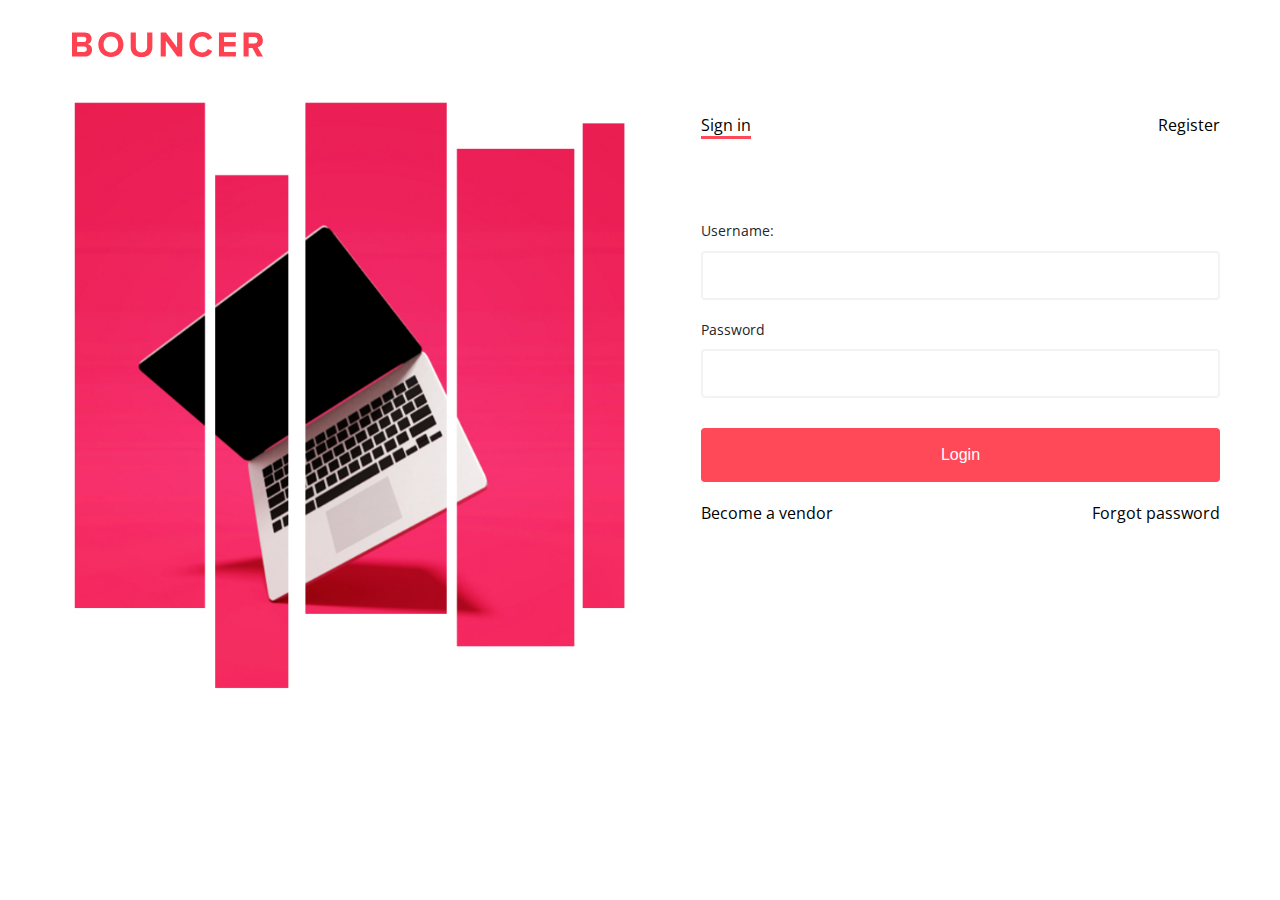
<file: index.html>
<!DOCTYPE html>
<html lang="en">
<head>
    <meta charset="UTF-8">
    <meta http-equiv="X-UA-Compatible" content="IE=edge">
    <meta name="viewport" content="width=device-width, initial-scale=1.0">
    <title>Bouncer App</title>
    <link rel="stylesheet" href="css/style.css">
    <link rel="stylesheet" href="https://cdnjs.cloudflare.com/ajax/libs/font-awesome/6.0.0-beta2/css/all.min.css" integrity="sha512-YWzhKL2whUzgiheMoBFwW8CKV4qpHQAEuvilg9FAn5VJUDwKZZxkJNuGM4XkWuk94WCrrwslk8yWNGmY1EduTA==" crossorigin="anonymous" referrerpolicy="no-referrer" />
    
</head>
<body>
    <section>
        <header>
            <div class="logo">
                
                <img src="./img/logo_alcxme.svg" alt="">
            </div>
        </header>
    </section>

    <section>
        <div class="main">
            <div class="image-two">
                <img src="./img/jonh_sv_vrsxva.svg" alt="">
            </div>
            <div class='sub-main'>
                <div class="heading">
                   <div>
                        <a class="sign-in" href="/">Sign in</a>
                        <p class="sign-in-line"></p>
                  </div>
                   <div class="register"><a href="/register.html">Register</a></div>
                </div>
                <div class="username">
                    <label for="text" required>Username:</label><br>
                    <input type="text"> <br>
                </div>
                <div class="password">
                    <div class="password-eye"><label for="password">Password</label> <a href=""><i class="fas fa-eye-slash"></i></a></div>
                    <input type="password" required> <br>
                </div>
                <input type="submit" value="Login">
                <div class="bottom">
                    <div>
                         <a class="vendor" href="/vendor.html">Become a vendor</a>
                   </div>
                    <div class="forgot-password"><a href="/forgot-password.html">Forgot password</a></div>
                 </div>
            </div>
        </div>
    </section>
</body>
</html>
</file>
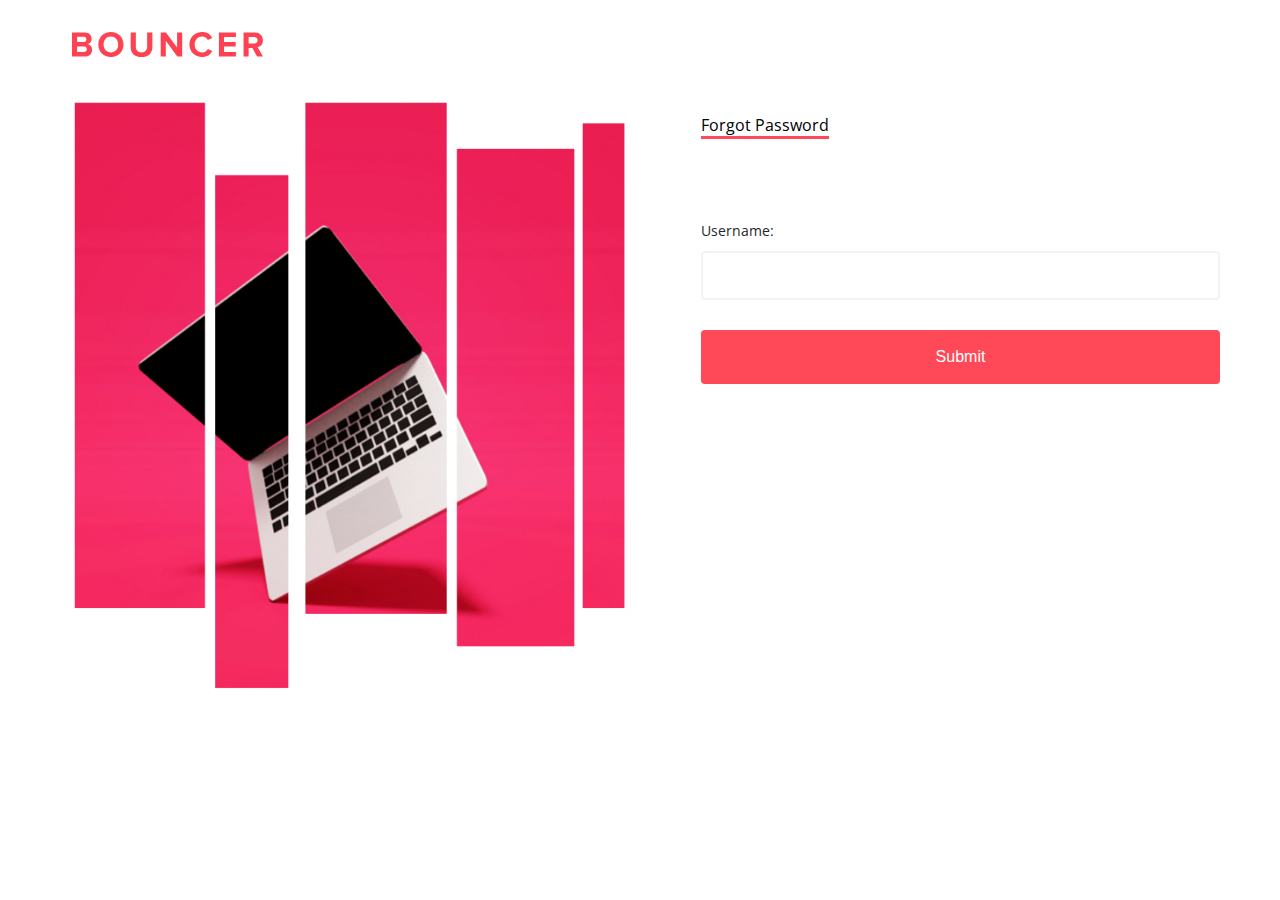
<file: forgot-password.html>
<!DOCTYPE html>
<html lang="en">
<head>
    <meta charset="UTF-8">
    <meta http-equiv="X-UA-Compatible" content="IE=edge">
    <meta name="viewport" content="width=device-width, initial-scale=1.0">
    <title>Register</title>
    <link rel="stylesheet" href="css/style.css">
    <link rel="stylesheet" href="css/utilities.css">
    
</head>
<body>
    <section>
        <header>
            <div class="logo">
                
                <img src="./img/logo_alcxme.svg" alt="">
            </div>
        </header>
    </section>

    <section>
        <div class="main">
            <div class="image-two">
                <img src="./img/jonh_sv_vrsxva.svg" alt="">
            </div>
            <div class='sub-main'>
                <div class="heading">
                   <div>
                        <a class="sign-in" href="/forgot-password.html">Forgot Password</a>
                        <p class="password-in-line"></p>
                  </div>
                </div>
                <div class="username">
                    <label for="text" required>Username:</label><br>
                    <input type="text"> <br>
                </div>
               
                <input type="submit" value="Submit">
            </div>
        </div>
    </section>
</body>
</html>
</file>
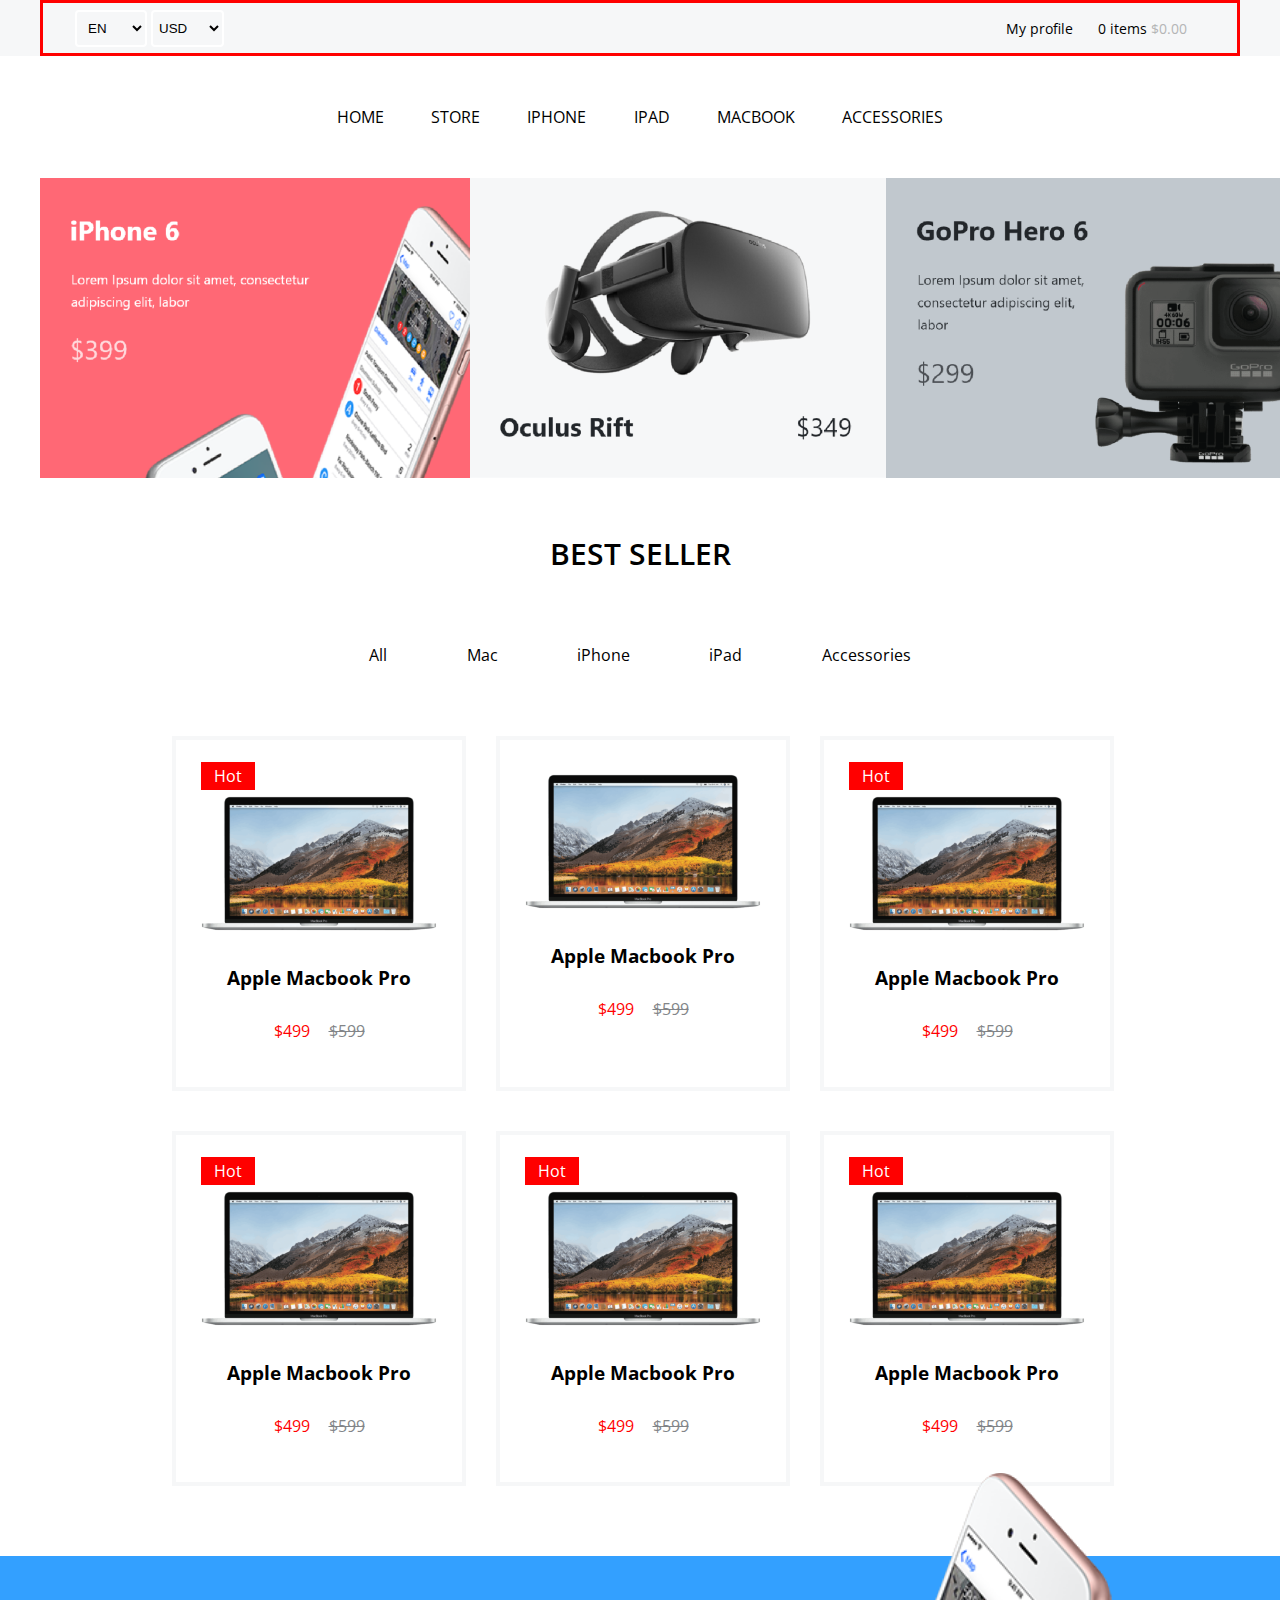
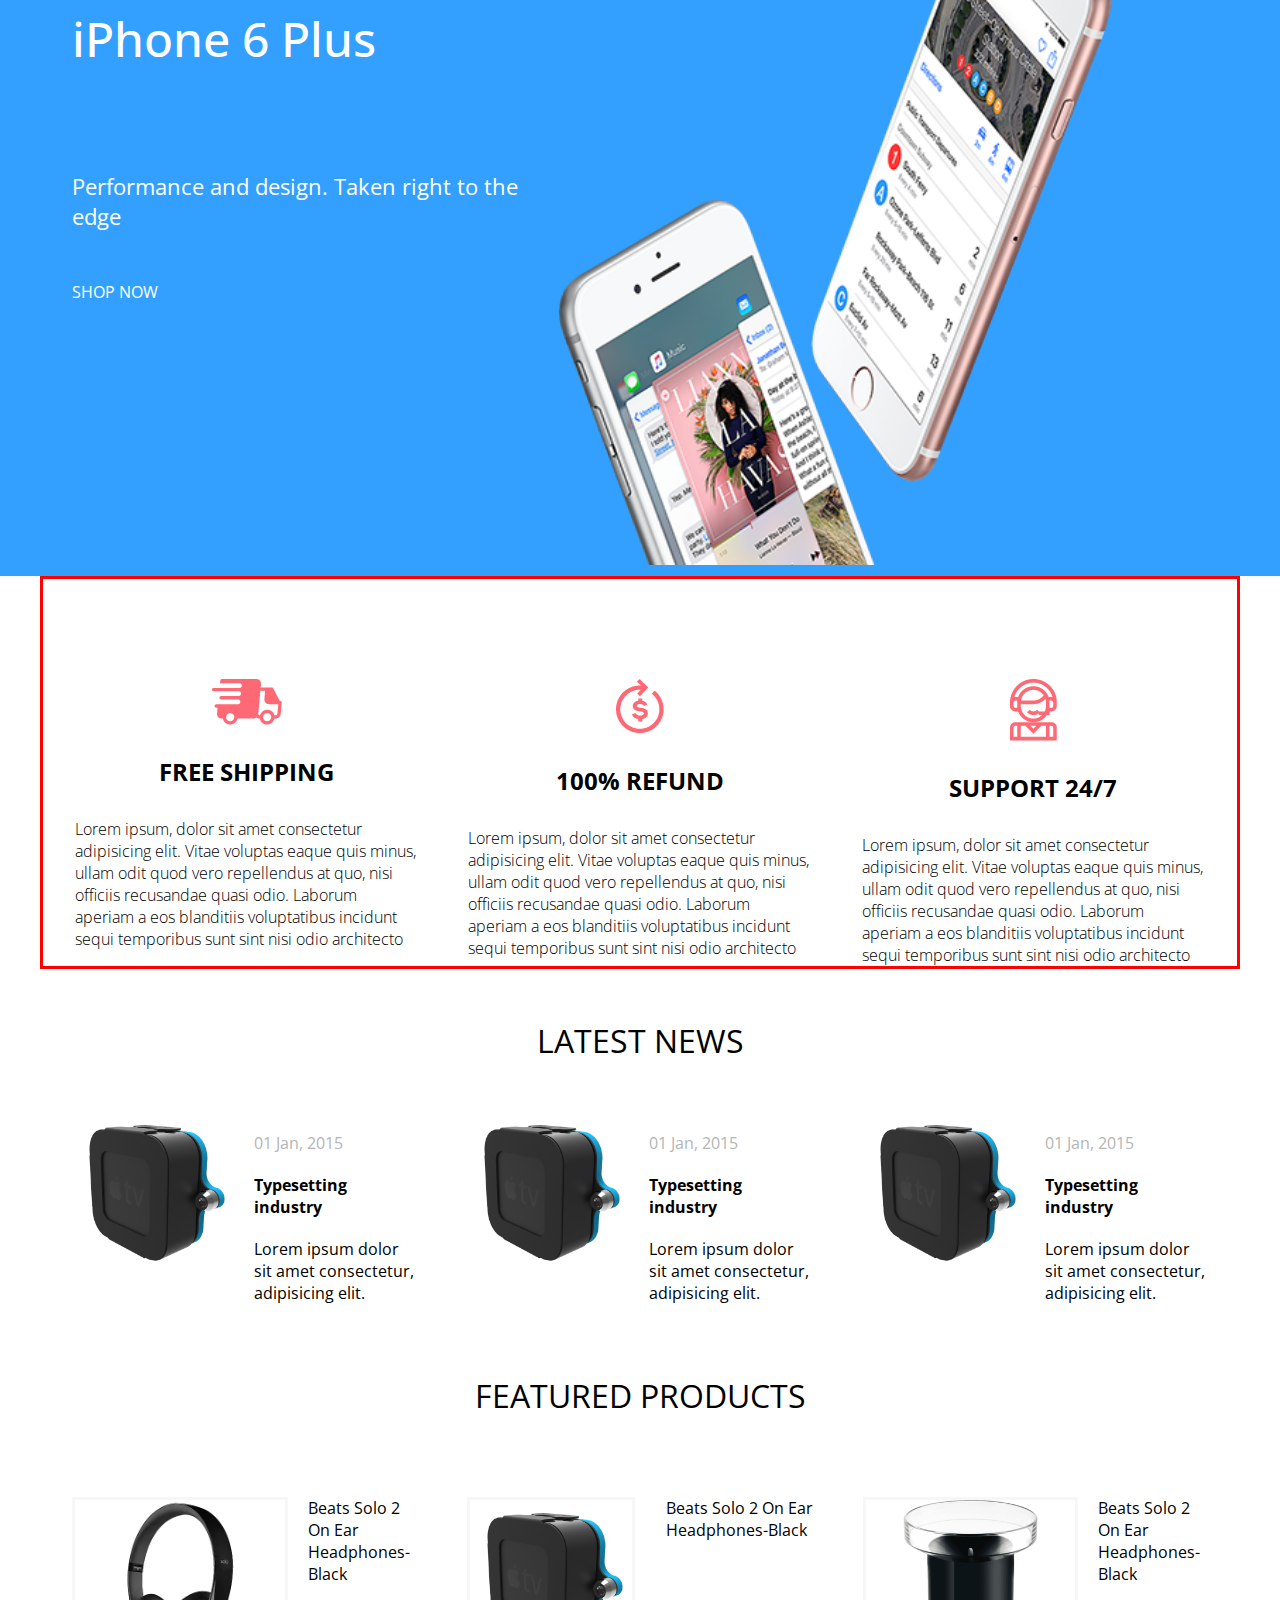
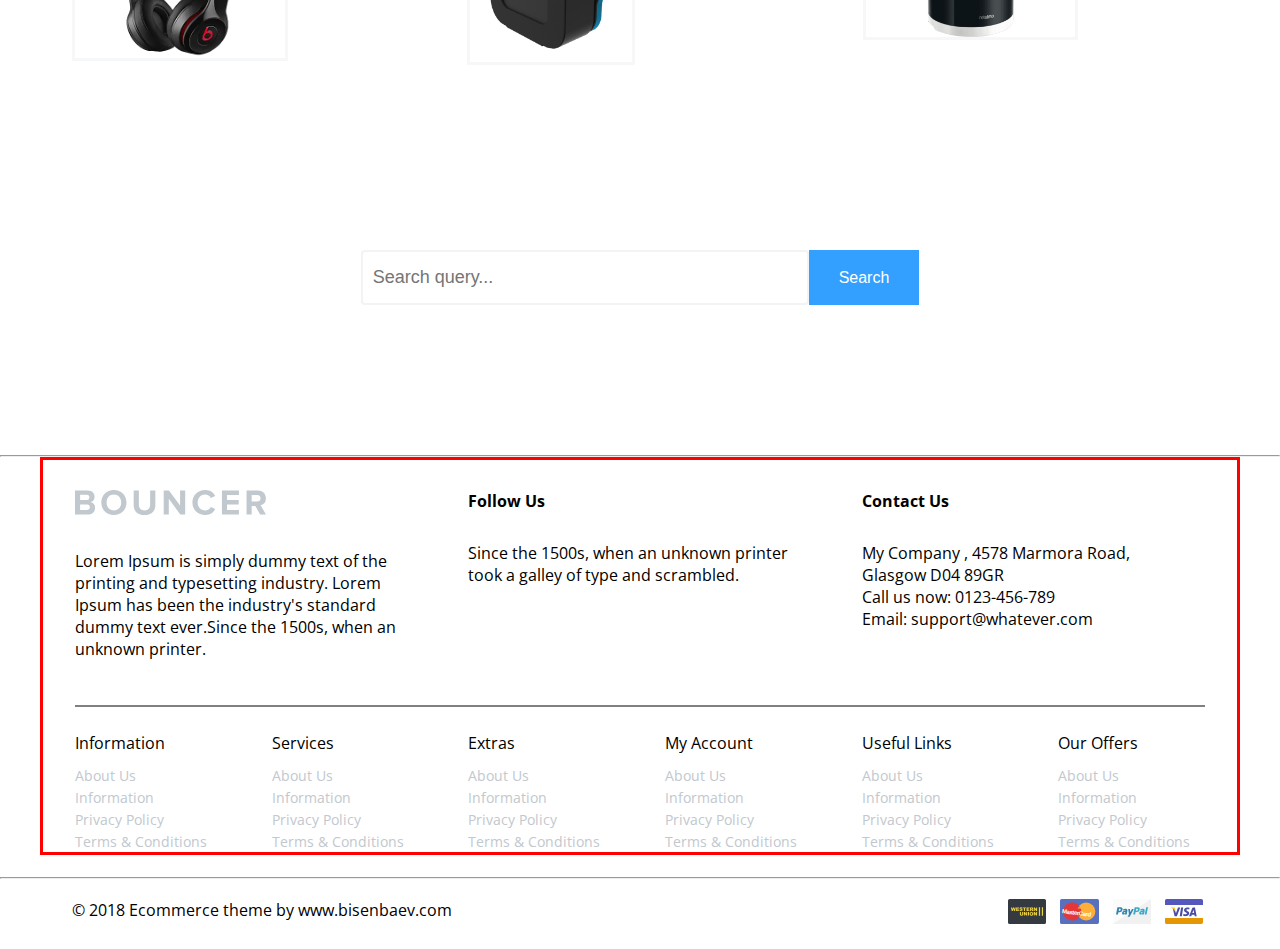
<file: home.html>
<!DOCTYPE html>
<html lang="en">
<head>
    <meta charset="UTF-8">
    <meta http-equiv="X-UA-Compatible" content="IE=edge">
    <meta name="viewport" content="width=device-width, initial-scale=1.0">
    <title>Bouncer App</title>
    <link rel="stylesheet" href="css/main.css">
    <link rel="stylesheet" href="https://cdnjs.cloudflare.com/ajax/libs/font-awesome/6.0.0-beta2/css/all.min.css" integrity="sha512-YWzhKL2whUzgiheMoBFwW8CKV4qpHQAEuvilg9FAn5VJUDwKZZxkJNuGM4XkWuk94WCrrwslk8yWNGmY1EduTA==" crossorigin="anonymous" referrerpolicy="no-referrer" />
    
</head>
<body>
    <!-- Top session -->
    <section class="top-header">
        <header class="container">
            <div class="top-nav">
                <div class="lang-select">
                    <select name="Select" id="select">
                        <optgroup label="Select">
                            <option value="">EN</option>
                            <option value="">YR</option>
                            <option value="">FR</option>
                            <option value="">IG</option>
                        </optgroup>
                    </select>
                    <select class="usd" name="" id="select">
                        <optgroup label="Select">
                            <option value="">USD</option>
                            <option value="">NGN</option>
                            <option value="">YEN</option>
                        </optgroup>
                    </select>
                </div>
                <div class="profile-item">
                    <div class="profile-section">
                        <i class="fas fa-user-alt"></i>
                        <span ><a href="" class="user-profile">My profile</a></span>
                        <span class="basket-shopping"><i class="fas fa-shopping-basket"></i></span>0 items
                        <span class="amount-cart">$0.00</span>
                        <span class="search"><i class="fas fa-search"></i></span>
                    </div>
                </div>
            </div>
        </header>
    </section>



    <!-- End of Top session -->

    <!-- <section class="nav-header">
        <div class="nav-image">
            <img src="img/logo_alcxme.svg" alt="">
        </div>
        <nav class="nav-bar">
           <ul>
               <li><a href="#">HOME</a></li>
               <li><a href="#">STORE</a></li>
               <li><a href="#">IPHONE</a></li>
               <li><a href="#">IPAD</a></li>
               <li><a href="#">MACBOOK</a></li>
               <li><a href="#">ACCESSORIES</a></li>
           </ul>
        </nav>
    </section> -->
    
    <section>
        <nav>
            <div>
                <a href="#">HOME</a>
                <div class="right-menu">
                    <a href="#">STORE</a>
                    <div class="dropdown-menu">
                        <div>
                            <div class="stage-one">
                                <h4>Category</h4>
                                <a href="#">AirPort & Wireless</a> <br>
                                <a href="#">AppleCare</a> <br>
                                <a href="#">Bags, Shells & Sleeves</a> <br>
                                <a href="#">Business & Security</a> <br>
                                <a href="#">Cables & Docks</a>
                            </div>
                            <div class="stage-two">
                                <h4>Category</h4>
                                <a href="#">Camera & Video</a><br>
                                <a href="#">Car & Travel</a> <br>
                                <a href="#">Cases & Films</a>
                            </div>
                            <div class="stage-three">
                                <h4>Category</h4>
                                <a href="#">Charging Devices</a> <br>
                                <a href="#">Connected Home</a> <br>
                                <a href="#">Device Care</a> <br>
                                <a href="#">Display & Graphic</a> <br>
                                <a href="#">Fitness & Sport</a>
                            </div>
                            <div class="stage-four"><h4>Category</h4>
                                <a href="#">Headphones</a> <br>
                                <a href="#">HealhKit</a></div>
                            <div class="stage-five">
                                <h4>Category</h4>
                                <a href="#">Mics & Keyboards</a> <br>
                                <a href="#">Music Creation</a> <br>
                                <a href="#">Networking & Server</a>
                            </div>
                        </div>
                    </div>
                </div>
                
                <a href="#">IPHONE</a>
                <a href="#">IPAD</a>
                <a href="#">MACBOOK</a>
                <a href="#">ACCESSORIES</a>
              
            </div>
        </nav> 
    </section>

    <section>
        <div class="container-hero">
           <div class="hero-category">
                <div>
                    <img src="iphone_ad 1 (1).png" alt="">
                </div>
                <div>
                    <img src="oculus_rift_ad_nrpsc2 1 (1).png" alt="">
                </div>
                <div>
                    <img src="go_pro_ad_fumlul 1 (1).png" alt="">
                </div>
           </div>
        </div>
    </section>

    <section>
        <div class="best-seller">
            <p>BEST SELLER</p>
        </div>
            <nav class="menu-bar">
               <ul>
                   <li><a href="#">All</a></li>
                   <li><a href="#">Mac</a></li>
                   <li><a href="#">iPhone</a></li>
                   <li><a href="#">iPad</a></li>
                   <li><a href="#">Accessories</a></li>
               </ul>
            </nav>
    </section>
    
    <section >
        <div class="container-card">
            <div class="card-sales">
                <div class="laptop-card">
                    <span class="hot-sale">Hot</span>
                    <div>
                        <img src="img/lp.c11683f6.png" alt="">
                        <h3>Apple Macbook Pro</h3>
                    </div>
                    <div class="star-rating">
                        <i class="fas fa-star"></i>
                        <i class="fas fa-star"></i>
                        <i class="fas fa-star"></i>
                        <i class="fas fa-star"></i>
                        <i class="fas fa-star"></i>
                        <i class="fas fa-star"></i>
                    </div>
                    <p><span class="actual-price">$499</span> <span class="price-tag">$599</span></p>
                </div>
                <div class="laptop-card">
                    <!-- <span class="hot-sale">Hot</span> -->
                    <div>
                        <img src="img/lp.c11683f6.png" alt="">
                        <h3>Apple Macbook Pro</h3>
                    </div>
                    <div class="star-rating">
                        <i class="fas fa-star"></i>
                        <i class="fas fa-star"></i>
                        <i class="fas fa-star"></i>
                        <i class="fas fa-star"></i>
                        <i class="fas fa-star"></i>
                        <i class="fas fa-star"></i>
                    </div>
                    <p><span class="actual-price">$499</span> <span class="price-tag">$599</span></p>
                </div>
                <div class="laptop-card">
                    <span class="hot-sale">Hot</span>
                    <div>
                        <img src="img/lp.c11683f6.png" alt="">
                        <h3>Apple Macbook Pro</h3>
                    </div>
                    <div class="star-rating">
                        <i class="fas fa-star"></i>
                        <i class="fas fa-star"></i>
                        <i class="fas fa-star"></i>
                        <i class="fas fa-star"></i>
                        <i class="fas fa-star"></i>
                        <i class="fas fa-star"></i>
                    </div>
                    <p><span class="actual-price">$499</span> <span class="price-tag">$599</span></p>
                </div>
                <div class="laptop-card">
                    <span class="hot-sale">Hot</span>
                    <div>
                        <img src="img/lp.c11683f6.png" alt="">
                        <h3>Apple Macbook Pro</h3>
                    </div>
                    <div class="star-rating">
                        <i class="fas fa-star"></i>
                        <i class="fas fa-star"></i>
                        <i class="fas fa-star"></i>
                        <i class="fas fa-star"></i>
                        <i class="fas fa-star"></i>
                        <i class="fas fa-star"></i>
                    </div>
                    <p><span class="actual-price">$499</span> <span class="price-tag">$599</span></p>
                </div>
                <div class="laptop-card">
                    <span class="hot-sale">Hot</span>
                    <div>
                        <img src="img/lp.c11683f6.png" alt="">
                        <h3>Apple Macbook Pro</h3>
                    </div>
                    <div class="star-rating">
                        <i class="fas fa-star"></i>
                        <i class="fas fa-star"></i>
                        <i class="fas fa-star"></i>
                        <i class="fas fa-star"></i>
                        <i class="fas fa-star"></i>
                        <i class="fas fa-star"></i>
                    </div>
                    <p><span class="actual-price">$499</span> <span class="price-tag">$599</span></p>
                </div>
                <div class="laptop-card">
                    <span class="hot-sale">Hot</span>
                    <div>
                        <img src="img/lp.c11683f6.png" alt="">
                        <h3>Apple Macbook Pro</h3>
                    </div>
                    <div class="star-rating">
                        <i class="fas fa-star"></i>
                        <i class="fas fa-star"></i>
                        <i class="fas fa-star"></i>
                        <i class="fas fa-star"></i>
                        <i class="fas fa-star"></i>
                        <i class="fas fa-star"></i>
                    </div>
                    <p><span class="actual-price">$499</span> <span class="price-tag">$599</span></p>
                </div>
            </div>
        </div>
    </section>

    <section class="backdrop-image"> 
        <div class="iphone-plus">
            <div>
                <h1>iPhone 6 Plus</h1>
                <p>Performance and design. Taken right to the edge</p>
                <a href="#">SHOP NOW</a>
            </div>
            <div class="iphone-display">
                <img src="img/pic.35f166b7.png" alt="">
            </div>
        </div>
    </section>

    <section>
        <div class="container">
            <div class="delivery">
                <div>
                    <div class="delivery-icon">
                        <img src="img/download (1).png" alt="">
                    </div>
                    <h1>FREE SHIPPING</h1>
                    <P>
                        Lorem ipsum, dolor sit amet consectetur adipisicing elit. Vitae voluptas eaque quis minus,
                        ullam odit quod vero repellendus at quo, nisi officiis recusandae quasi odio. Laborum aperiam
                        a eos blanditiis voluptatibus incidunt sequi temporibus sunt sint nisi odio architecto 
                       
                    </P>
                </div>
                <div>
                    <div class="delivery-icon">
                        <img src="img/download (2).png" alt="">
                    </div>
                    <h1>100% REFUND</h1>
                    <P>
                        Lorem ipsum, dolor sit amet consectetur adipisicing elit. Vitae voluptas eaque quis minus,
                        ullam odit quod vero repellendus at quo, nisi officiis recusandae quasi odio. Laborum aperiam
                        a eos blanditiis voluptatibus incidunt sequi temporibus sunt sint nisi odio architecto 
                       
                    </P>
                </div>
                <div>
                    <div class="delivery-icon">
                        <img src="img/download.png" alt="">
                    </div>
                    <h1>SUPPORT 24/7</h1>
                    <P>
                        Lorem ipsum, dolor sit amet consectetur adipisicing elit. Vitae voluptas eaque quis minus,
                        ullam odit quod vero repellendus at quo, nisi officiis recusandae quasi odio. Laborum aperiam
                        a eos blanditiis voluptatibus incidunt sequi temporibus sunt sint nisi odio architecto 
                      
                    </P>
                </div>
            </div>
        </div>
    </section>

    <section>
        <div class="container-new">
            <p>LATEST NEWS</p>
            <div class="latest-news">
                
                    <div class="news-box">
                          <div class="image-new">
                              <img src="img/feature2.fa7b3d70.png" alt="">
                          </div>
                        <div class="news-text">
                            <p class="news-date">01 Jan, 2015</p>
                            <h4>Typesetting <br> industry</h4>
                            <p>Lorem ipsum dolor sit amet consectetur, 
                                adipisicing elit. 
                            </p>
                        </div>
                    </div>
                    <div class="news-box">
                        <div class="image-new"> 
                            <img src="img/feature2.fa7b3d70.png" alt="">
                        </div>
                        <div>
                            <p class="news-date">01 Jan, 2015</p>
                            <h4>Typesetting <br> industry</h4>
                            <p>Lorem ipsum dolor sit amet consectetur, 
                                adipisicing elit.
                            </p>
                        </div>
                    </div>
                    <div class="news-box">
                        <div class="image-new">
                            <img src="img/feature2.fa7b3d70.png" alt="">
                        </div>
                        <div>
                            <p class="news-date">01 Jan, 2015</p>
                            <h4>Typesetting <br> industry</h4>
                            <p>Lorem ipsum dolor sit amet consectetur, 
                                adipisicing elit. 
                            </p>
                        </div>
                    </div>
                
            </div>
        </div>
    </section>

    <section>
        <div class="container-new">
            <h1>FEATURED PRODUCTS</h1>
            <div class="featured-products">
                <div class="featured-sub">
                    <div>
                        <img src="img/feature1.ce5ad103.png" alt="">
                    </div>
                    <div>
                        <p>Beats Solo 2 On Ear <br>
                            Headphones-Black
                        </p>
                        <div class="star-rating">
                            <i class="fas fa-star"></i>
                            <i class="fas fa-star"></i>
                            <i class="fas fa-star"></i>
                            <i class="fas fa-star"></i>
                            <i class="fas fa-star"></i>
                            <i class="fas fa-star"></i>
                        </div>
                    </div>
                </div>
                <div class="featured-sub">
                    <div>
                        <img src="img/feature2.fa7b3d70.png" alt="">
                    </div>
                    <div>
                        <p>Beats Solo 2 On Ear <br>
                            Headphones-Black
                        </p>
                        <div class="star-rating">
                            <i class="fas fa-star"></i>
                            <i class="fas fa-star"></i>
                            <i class="fas fa-star"></i>
                            <i class="fas fa-star"></i>
                            <i class="fas fa-star"></i>
                            <i class="fas fa-star"></i>
                        </div>
                    </div>
                </div>
                <div class="featured-sub">
                    <div>
                        <img src="img/item3_sjz14g.png" alt="">
                    </div>
                    <div>
                        <p>Beats Solo 2 On Ear <br>
                            Headphones-Black
                        </p>
                        <div class="star-rating">
                            <i class="fas fa-star"></i>
                            <i class="fas fa-star"></i>
                            <i class="fas fa-star"></i>
                            <i class="fas fa-star"></i>
                            <i class="fas fa-star"></i>
                            <i class="fas fa-star"></i>
                        </div>
                    </div>
                </div>
            </div>
        </div>
    </section>
    <section>
        <div class="input-product">
            <input type="text" placeholder="Search query...">
            <input type="submit" value="Search">
        </div>
    </section>
    <hr>
    <section>
        <div class="container">
            <div class="footer-top">
                <div>
                    <img src="img/logo.b701f098 (1).svg" alt="">
                    <p>Lorem Ipsum is simply dummy text of the printing and typesetting industry. Lorem Ipsum has been the industry's 
                        standard dummy text ever.Since the 1500s, when an unknown printer.
                    </p>
                </div>
                <div>
                    <h4>Follow Us</h4>
                    <p>Since the 1500s, when an unknown printer 
                        took a galley of type and scrambled.
                    </p>
                    <i class="fab fa-facebook-f"></i>
                  <span class="twitter-icon">
                    <i class="fab fa-twitter"></i>
                  </span>
                </div>
                <div>
                    <h4>Contact Us</h4>
                    <p>
                        My Company , 4578 Marmora Road, <br>
                        Glasgow D04 89GR <br>
                        Call us now: 0123-456-789 <br>
                        Email: support@whatever.com
                    </p>
                </div>
            </div>
            <div class="footer-line">
            </div>
            <div class="footer-link">
                <div>
                    <div>
                        <p>Information</p>
                        <a href="#">About Us</a> <br>
                        <a href="#">Information</a> <br>
                        <a href="#">Privacy Policy</a> <br>
                        <a href="#">Terms & Conditions</a>
                    </div>
                    <div>
                        <p>Services</p>
                        <a href="#">About Us</a> <br>
                        <a href="#">Information</a> <br>
                        <a href="#">Privacy Policy</a> <br>
                        <a href="#">Terms & Conditions</a>
                    </div>
                    <div>
                        <p>Extras</p>
                        <a href="#">About Us</a> <br>
                        <a href="#">Information</a> <br>
                        <a href="#">Privacy Policy</a> <br>
                        <a href="#">Terms & Conditions</a>
                    </div>
                    <div>
                        <p>My Account</p>
                        <a href="#">About Us</a> <br>
                        <a href="#">Information</a> <br>
                        <a href="#">Privacy Policy</a> <br>
                        <a href="#">Terms & Conditions</a>
                    </div>
                    <div>
                        <p>Useful Links</p>
                        <a href="#">About Us</a> <br>
                        <a href="#">Information</a> <br>
                        <a href="#">Privacy Policy</a> <br>
                        <a href="#">Terms & Conditions</a>
                    </div>
                    <div>
                        <p>Our Offers</p>
                        <a href="#">About Us</a> <br>
                        <a href="#">Information</a> <br>
                        <a href="#">Privacy Policy</a> <br>
                        <a href="#">Terms & Conditions</a>
                    </div>
                </div>
            </div>
        </div>
    </section>
    <br>
    <hr>
    <section>
        <div class="footer-bottom">
            <div>
                <div>
                    <p>
                        © 2018 Ecommerce theme by www.bisenbaev.com
                    </p>
                </div>
                <div>
                   <a href="#"> <img src="img/Western-union.4fe21200.svg" alt=""></a>
                    <a href="#"><img src="img/mastercard.f8415f65.svg" alt=""></a>
                   <a href="#"> <img src="img/Paypal.50d087dc.svg" alt=""></a>
                    <a href="#"><img src="img/visas.63f8784c.svg" alt=""></a>
                </div>
            </div>
        </div>
    </section>
</body>
</html>
</file>
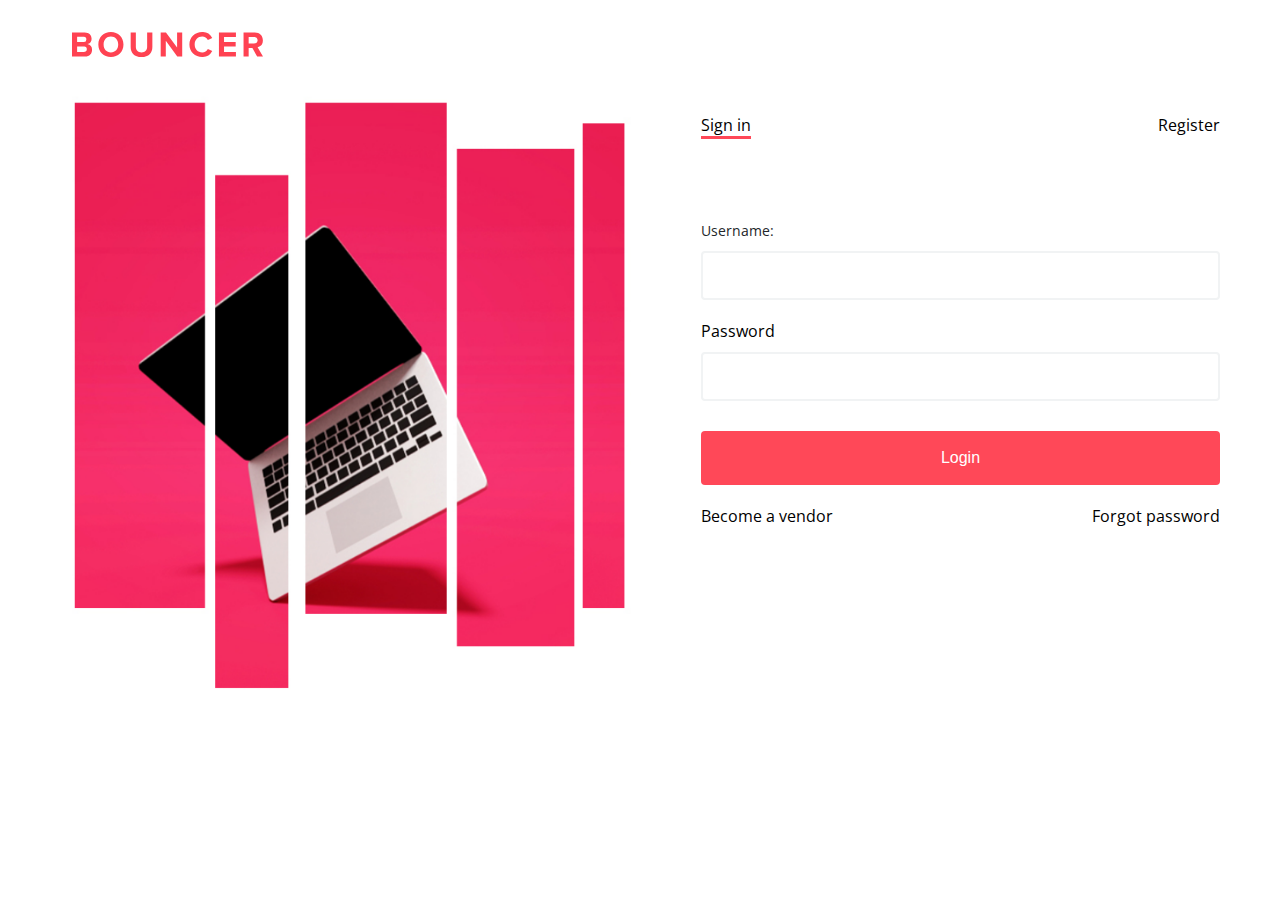
<file: login.html>
<!DOCTYPE html>
<html lang="en">
<head>
    <meta charset="UTF-8">
    <meta http-equiv="X-UA-Compatible" content="IE=edge">
    <meta name="viewport" content="width=device-width, initial-scale=1.0">
    <title>Bouncer App</title>
    <link rel="stylesheet" href="css/style.css">
    
</head>
<body>
    <section>
        <header>
            <div class="logo">
                
                <img src="./img/logo_alcxme.svg" alt="">
            </div>
        </header>
    </section>

    <section>
        <div class="main">
            <div class="image-two">
                <img src="./img/jonh_sv_vrsxva.svg" alt="">
            </div>
            <div class='sub-main'>
                <div class="heading">
                   <div>
                        <a class="sign-in" href="/">Sign in</a>
                        <p class="sign-in-line"></p>
                  </div>
                   <div class="register"><a href="/register.html">Register</a></div>
                </div>
                <div class="username">
                    <label for="text" required>Username:</label><br>
                    <input type="text"> <br>
                </div>
                <div class="password">
                    <label for="password">Password</label><br>
                    <input type="password" required> <br>
                </div>
                <input type="submit" value="Login">
                <div class="bottom">
                    <div>
                         <a class="vendor" href="/vendor.html">Become a vendor</a>
                   </div>
                    <div class="forgot-password"><a href="/forgot-password.html">Forgot password</a></div>
                 </div>
            </div>
        </div>
    </section>
</body>
</html>
</file>
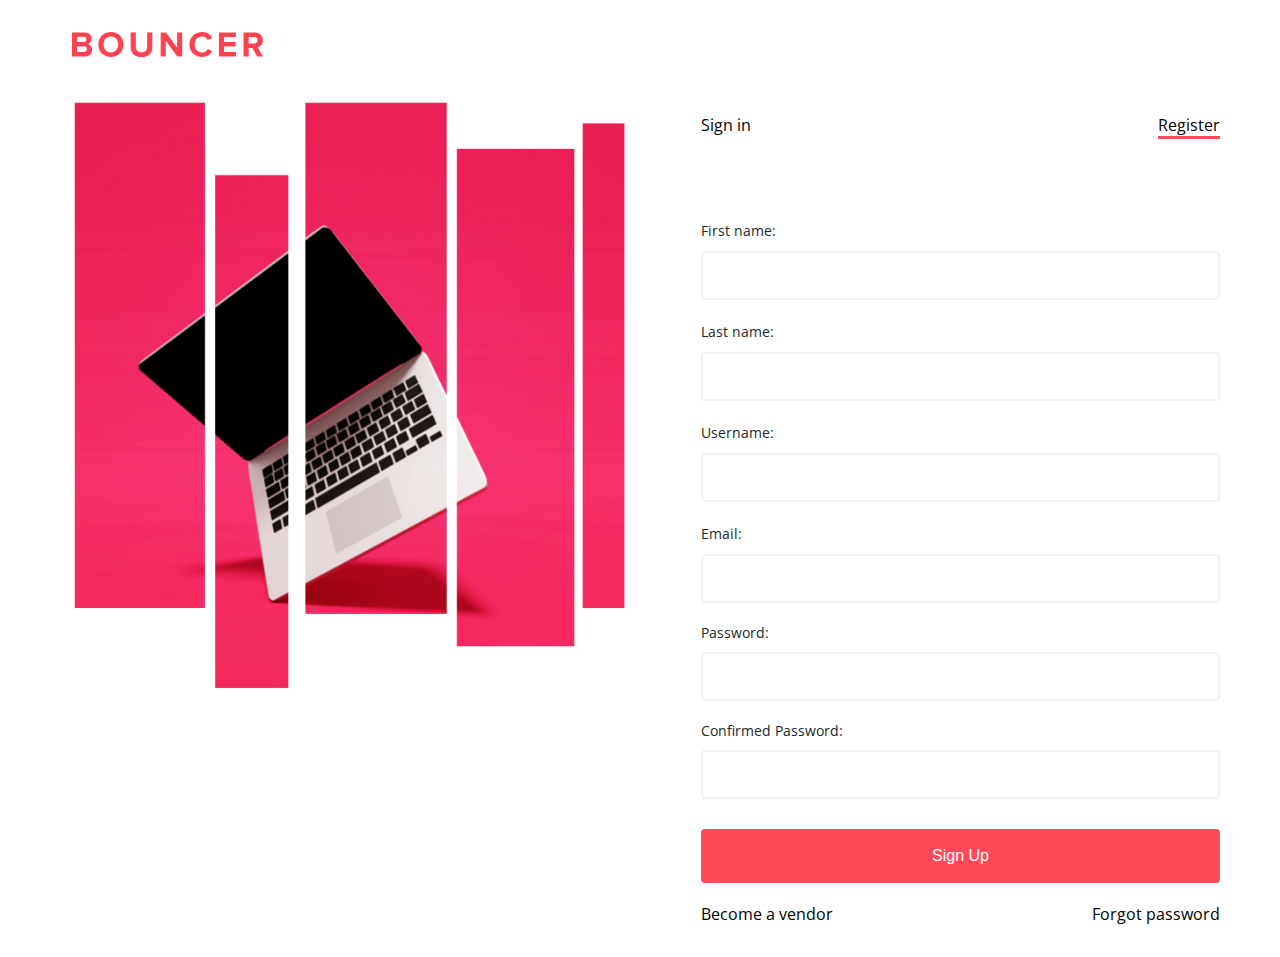
<file: register.html>
<!DOCTYPE html>
<html lang="en">
<head>
    <meta charset="UTF-8">
    <meta http-equiv="X-UA-Compatible" content="IE=edge">
    <meta name="viewport" content="width=device-width, initial-scale=1.0">
    <title>Register</title>
    <link rel="stylesheet" href="css/style.css">
    <link rel="stylesheet" href="css/utilities.css">
    <link rel="stylesheet" href="https://cdnjs.cloudflare.com/ajax/libs/font-awesome/6.0.0-beta2/css/all.min.css" integrity="sha512-YWzhKL2whUzgiheMoBFwW8CKV4qpHQAEuvilg9FAn5VJUDwKZZxkJNuGM4XkWuk94WCrrwslk8yWNGmY1EduTA==" crossorigin="anonymous" referrerpolicy="no-referrer" />
    
</head>
<body>
    <section>
        <header>
            <div class="logo">
                
                <img src="./img/logo_alcxme.svg" alt="">
            </div>
        </header>
    </section>

    <section>
        <div class="main">
            <div class="image-two">
                <img src="./img/jonh_sv_vrsxva.svg" alt="">
            </div>
            <div class='sub-main'>
                <div class="heading">
                   <div>
                        <a class="sign-in" href="/">Sign in</a>
                  </div>
                   <div class="register">
                       <a href="/register.html">Register</a>
                       <p class="register-in-line"></p>
                   </div>
                </div>
                <div class="first-name">
                    <label for="text" required>First name:</label><br>
                    <input type="text"> <br>
                </div>
                <div class="last-name">
                    <label for="text" required>Last name:</label><br>
                    <input type="text"> <br>
                </div>
                <div class="username-two">
                    <label for="text" required>Username:</label><br>
                    <input type="text"> <br>
                </div>
                <div class="email">
                    <label for="text" required>Email:</label><br>
                    <input type="email"> <br>
                </div>
                <div class="password">
                    <div class="password-eye">
                        <label for="password">Password:</label> 
                        <a href=""><i class="fas fa-eye-slash"></i></a>
                    </div>
                    <input type="password" required> <br>
                </div>
                <div class="password">
                    <div class="password-eye">
                        <label for="password">Confirmed Password:</label> 
                        <a href=""><i class="fas fa-eye-slash"></i></a>
                    </div>
                    <input type="password" required> <br>
                </div>
                <input type="submit" value="Sign Up">
                <div class="bottom">
                    <div>
                         <a class="vendor" href="/vendor.html">Become a vendor</a>
                   </div>
                    <div class="forgot-password">
                        <a href="/forgot-password.html">Forgot password</a>
                    </div>
                </div>
            </div>
        </div>
    </section>
</body>
</html>
</file>
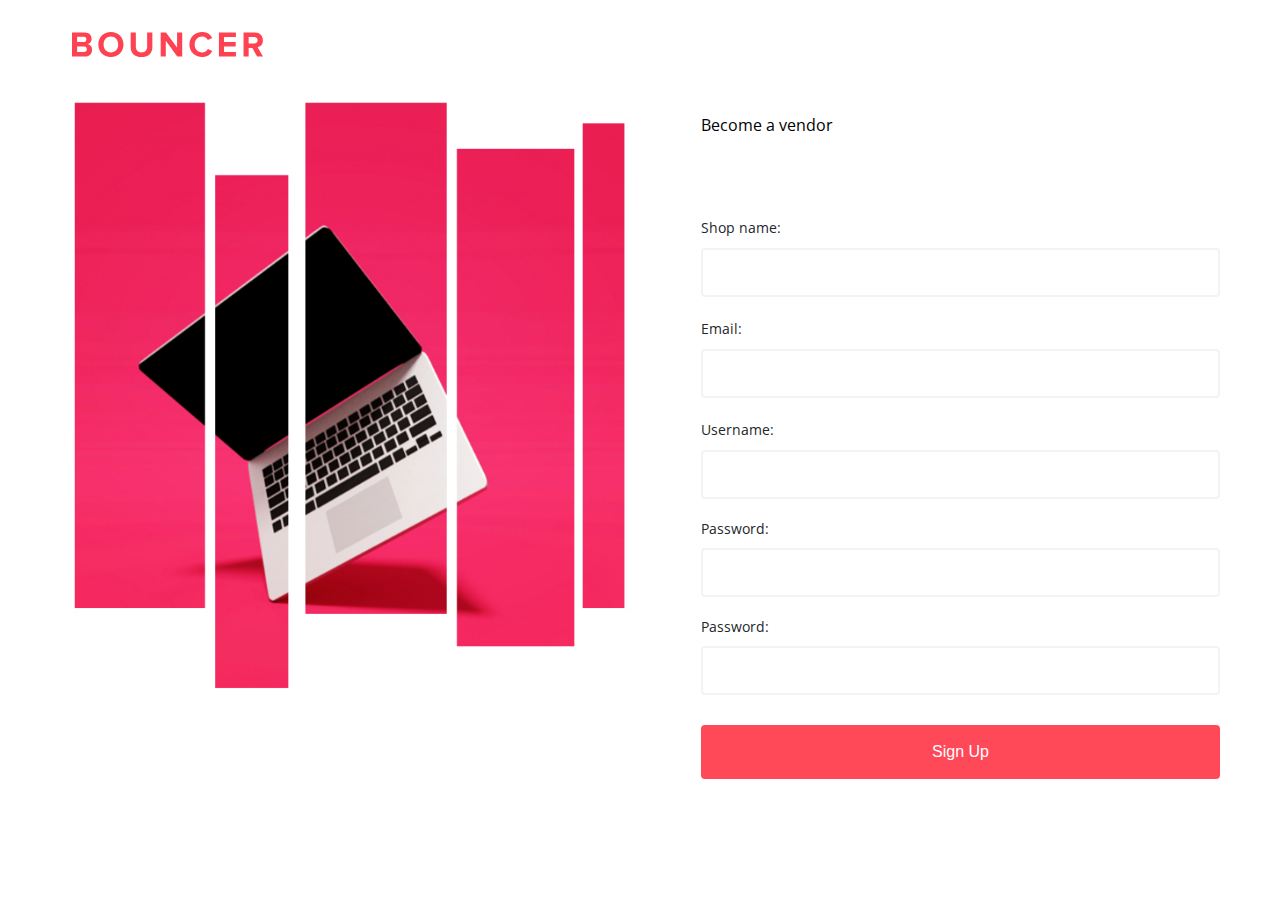
<file: vendor.html>
<!DOCTYPE html>
<html lang="en">
<head>
    <meta charset="UTF-8">
    <meta http-equiv="X-UA-Compatible" content="IE=edge">
    <meta name="viewport" content="width=device-width, initial-scale=1.0">
    <title>Register</title>
    <link rel="stylesheet" href="css/style.css">
    <link rel="stylesheet" href="css/utilities.css">
    <link rel="stylesheet" href="https://cdnjs.cloudflare.com/ajax/libs/font-awesome/6.0.0-beta2/css/all.min.css" integrity="sha512-YWzhKL2whUzgiheMoBFwW8CKV4qpHQAEuvilg9FAn5VJUDwKZZxkJNuGM4XkWuk94WCrrwslk8yWNGmY1EduTA==" crossorigin="anonymous" referrerpolicy="no-referrer" />
    
</head>
<body>
    <section>
        <header>
            <div class="logo">
                
                <img src="./img/logo_alcxme.svg" alt="">
            </div>
        </header>
    </section>

    <section>
        <div class="main">
            <div class="image-two">
                <img src="./img/jonh_sv_vrsxva.svg" alt="">
            </div>
            <div class='sub-main'>
                <div class="heading">
                   <div>
                        <a class="sign-in" href="/vendor.html">Become a vendor</a>
                        <p class="vendor-in-line"></p>
                  </div>
                </div>
                <div class="first-name">
                    <label for="text" required>Shop name:</label><br>
                    <input type="text"> <br>
                </div>
                <div class="email">
                    <label for="text" required>Email:</label><br>
                    <input type="email"> <br>
                </div>
                <div class="username-two">
                    <label for="text" required>Username:</label><br>
                    <input type="text"> <br>
                </div>
                <div class="password">
                    <div class="password-eye">
                        <label for="password">Password:</label> 
                        <a href=""><i class="fas fa-eye-slash"></i></a>
                    </div>
                    <input type="password" required> <br>
                </div>
                <div class="password">
                    <div class="password-eye">
                        <label for="password">Password:</label> 
                        <a href=""><i class="fas fa-eye-slash"></i></a>
                    </div>
                    <input type="password" required> <br>
                </div>
                <input type="submit" value="Sign Up">
            </div>
        </div>
    </section>
</body>
</html>
</file>
<file: css/style.css>
@import url('https://fonts.googleapis.com/css2?family=Open+Sans:wght@300;400;500;600;700&display=swap');
* {
    margin: 0;
    padding: 0;
    box-sizing: border-box;
}

body{
    font-family: 'Open Sans', sans-serif;
}

section{
    max-width: 1200px;
    margin: 2rem auto;
    padding-left: 2rem;
}
.main{
    display: grid;
    grid-template-columns: 1fr 1fr;
    grid-column-gap: 50px;
}
.main img{
    width: 100%;
}

.sub-main{
    width: 100%;
   margin: 0 auto;
   padding: 0 20px;
   /* border: 3px solid red; */
}
.sub-main .username{
    padding-top: 3.75rem;
}
.sub-main .username, .sub-main .password{
    margin: 20px 0;
}
.sub-main .heading{
    display: flex;
    justify-content: space-between;
}
.sub-main .heading .sign-in {
    text-decoration: none;
    color: black;
}
.sub-main .heading .sign-in-line {
    width: 100%;
    background-color: rgb(255, 72, 88);
    height: 3px;
}

.sub-main .heading .register > a{
    text-decoration: none;
    color: black;
}
.sub-main .username > label{
    margin-bottom: 20px;
    font-weight: 400;
    color:rgb(34, 38, 42);
    font-size: 14px;
}
.sub-main .password .password-eye > label{
    padding-bottom: -10px;
    font-weight: 400;
    color:rgb(34, 38, 42);
    font-size: 14px;
}

.sub-main .password .password-eye {
    display: flex;
    justify-content: space-between;
}
.fas {
    color: dodgerblue;
}
input[type=text], input[type=password], input[type=submit]{
    margin-top: 10px;
    padding: 15px 10px;
    padding-top: 15px;
    width: 100%;
    border-radius: 4px;
    outline: none;
    border: 2px solid rgb(241, 243, 244);
}
 input[type=submit]{
    background-color: rgb(255, 72, 88);
    color: white;
    border:none;
    padding: 18px;
    font-size: 1rem;
    cursor: pointer;
} 
 .sub-main .bottom{
    display: flex;
    justify-content: space-between;
    margin-top: 20px;
} 
.heading, .bottom {
    display: flex;
    justify-content: space-between;
    margin-top: 20px;
}
.sub-main .bottom .vendor{
    text-decoration: none;
    color: black;
}

.sub-main .bottom .forgot-password > a{
    text-decoration: none;
    color: black;
}

@media only screen and (max-width: 767px) {
    .main{
        display: grid;
        grid-template-columns: 1fr;
        grid-column-gap: 10px;
    }
    .main img{
        display: none;
    }
    .sub-main{
        width: 100%;
        margin-left: -20px;
    }
  }
</file>
<file: css/utilities.css>
/* Registeration styles */

.sub-main .heading .register-in-line {
    width: 100%;
    background-color: rgb(255, 72, 88);
    height: 3px;
}

.sub-main .first-name{
    padding-top: 3.75rem;
}
.sub-main .first-name > label, .sub-main .last-name > label,
.sub-main .username-two > label, .sub-main .email > label,
.sub-main .password > label
{
    margin-bottom: 20px;
    font-weight: 400;
    color:rgb(34, 38, 42);
    font-size: 14px;
}
.sub-main .first-name, .sub-main .last-name,
.sub-main .username-two, .sub-main .email {
    margin: 20px 0;
}

input[type=text], input[type=password], input[type=submit], input[type=email]{
    margin-top: 10px;
    padding: 15px 10px;
    padding-top: 15px;
    width: 100%;
    border-radius: 4px;
    outline: none;
    border: 2px solid rgb(241, 243, 244);
} 
input[type=submit]{
    background-color: rgb(255, 72, 88);
    color: white;
    border:none;
    padding: 18px;
    font-size: 1rem;
    cursor: pointer;
} */

/* Vendor stylesheet */

.sub-main .heading .vendor-in-line {
    width: 100%;
    background-color: rgb(255, 72, 88);
    height: 3px;
}

/* Forgot password stylesheet */
.sub-main .heading .password-in-line {
    width: 100%;
    background-color: rgb(255, 72, 88);
    height: 3px;
}
</file>
<file: css/main.css>
@import url('https://fonts.googleapis.com/css2?family=Open+Sans:wght@300;400;500;600;700&display=swap');

* {
    margin: 0;
    padding: 0;
    box-sizing: border-box;
}

body{
    font-family: 'Open Sans', sans-serif;
}
.top-header{
    background-color: #F6F7F8;
}
.container{
    max-width: 1200px;
    margin: 0px auto;
    padding: 0 2rem; 
    border: 3px solid red;
}

/* navbar */
nav > div{
    max-width: 700px;
    margin: 50px auto;
    display: flex;
    justify-content: space-evenly;
    /* flex-wrap: wrap; */
}
nav div > a {
    text-decoration: none;
    color: black;
    cursor: pointer;
    /* display: block; */
}
nav div > a:hover{
    color: grey;
}
.dropdown-menu {
    display: none;
    position: absolute;
    min-width: 400px;
    height: 350px;
    z-index: 1;
    box-shadow: 1px 1px 3px rgb(229, 225, 225);
}
.dropdown-menu > div{
    display: flex;
    max-width: 1000px;
    margin: 0 auto;
    background-color: #F6F7F8;
    /* flex-wrap: wrap; */
}
.stage-one > a, .stage-two > a, 
.stage-three > a, .stage-four > a, 
.stage-five > a{
    text-decoration: none;
    color: black;
    cursor: pointer;
    display: block;
}
.stage-two, .stage-three, .stage-four, .stage-five{
    margin: 0 30px;
}
.stage-one > h4, .stage-two > h4,  .stage-three > h4, 
.stage-four > h4,  .stage-five > h4 {
    color: lightgray;
}
.stage-one{
    padding-left: 10px;
}
.right-menu {
    position: relative;
    /* display: inline-block; */
    /* float: center; */
}
.right-menu:hover .dropdown-menu{
     display: block;
}
/* End of navbar */
.top-nav{
    display:flex;
    justify-content: space-between;
    align-items: center;
    height: 50px;
    font-size: 0.875rem;
    flex-wrap: wrap;
}
select{
    border: 2px solid #FFFFFF;
    padding: 8px 7px;
    border-radius: 4px;
    background-color:#F6F7F8;
}
.usd{
    padding: 8px 2px;
}
.user-profile{
    padding-right: 16px;
    text-decoration: none;
    color: black;
}
.basket-shopping{
    padding-right: 5px;
}
.search{
    padding-left: 18px;
}
.amount-cart{
    color: #b4b5b6;
}

/* Nav session */
.nav-header{
    margin: 50px 0;
}
.nav-image {
    display: flex;
    justify-content: center;
    margin: 50px 0;
}
.nav-bar, .menu-bar{
    max-width: 700px;
    margin: 0px auto;
}
.nav-bar ul, .menu-bar ul{
    display: flex;
    justify-content: space-evenly;
    margin-top: 70px;
    flex-wrap: wrap;
}
.nav-bar li, .menu-bar li{
    list-style: none;
}
.nav-bar a, .menu-bar a{
    color: black;
    text-decoration: none;
    cursor: pointer;
    font-weight: 400;
}
.container-hero{
    max-width: 1200px;
    margin: 0px auto;
    /* padding: 0 2rem;  */
}
.hero-category {
    display: grid;
    grid-template-columns: 1fr 1fr 1fr;
}
/* .hero-category img{ */
    /* width: 500px;
    border: 2px solid red; */
    /* overflow-x: scroll; */
/* } */

.best-seller {
   display: flex;
   justify-content: center;
   margin: 50px 0;
   font-size: 1.875rem;
   font-weight: 600;
}
/* .menu-bar {
    margin: 50px 0;
} */
.menu-bar ul a:hover{
    border-bottom: 4px solid #33A0FF;
    padding-bottom: 10px;
}
.laptop-card{
    border: 4px solid #F6F7F8;
    padding: 25px;
    margin: 20px 0;
}
.laptop-card div >h3{
    margin-top: 20px;
    text-align: center;
}
.laptop-card .star-rating{
    text-align: center;
}
.laptop-card >p{
    text-align: center;
}

/* .laptop-card .card-wrapper{
     display: flex;
    flex-direction: column;
    align-items: center;
} */

.laptop-card .hot-sale{
    background-color: red;
    color: white;
    padding: 3px 13px;
}
.laptop-card > p{
    padding: 30px 0 20px 0;
   
}
.price-tag{
    margin-left: 15px;
    color:#828588;
    text-decoration: line-through;
   
}
.laptop-card .fas{
    margin-top: 20px;
    color: gold;
}
.actual-price{
    color: red;
}

.card-sales{
    margin: 50px 0;
    display: grid;
    grid-template-columns: 1fr 1fr 1fr;
    grid-column-gap: 30px;
}
.container-card{
    max-width: 1000px;
    margin: 0px auto;
    padding: 0 2rem; 
}

.backdrop-image{
    background-color: #33A0FF;
    max-height: 620px;
    COLOR: white;
}

.iphone-plus{
    max-width: 1200px;
    margin: 0px auto;
    padding: 0 2rem; 
    display: grid;
    justify-content: space-between;
    grid-template-columns: 1fr 1fr;
}
.iphone-display{
    transform: translateY(-100px);
}
.iphone-plus div > h1{
    font-size: 48px;
    font-weight: 500;
    margin: 50px 0 100px 0;
}
.iphone-plus div > p{
    font-size: 22px;
    margin-bottom: 50px;
}
.iphone-plus div > a{
    text-decoration: none;
    color: white;
    
}
.delivery{
    display: grid;
    grid-template-columns: 1fr 1fr 1fr;
    justify-self: center;
    grid-column-gap: 50px;
}
.delivery .delivery-icon{
    display: flex;
    justify-content: center;
}

.delivery div div > img{
    margin: 100px 0 0 0;
}
.delivery div > h1{
    font-size: 1.5rem;
    margin: 30px 0;
    text-align: center;
}
.delivery div > p{
    font-weight: 300;
    text-align:start;
}
.container-new{
    max-width: 1200px;
    margin: 50px auto;
    padding: 0 2rem;
}
.container-new > p{
    font-size: 2.0rem;
    margin: 30px 0;
    text-align: center;
    font-weight: 400;
}
.latest-news, .featured-products{
    display: grid;
    grid-template-columns: 1fr 1fr 1fr;
    grid-column-gap: 50px;
}
.news-box{
    display: flex;
    justify-content: space-between;
    gap: 20px;
    margin: 20px 0;
}
.news-box .image-new{
   max-width: 100%;
   margin: 0 auto;
}
.news-box .news-text{
    max-width: 100%;
    margin: 0 auto;
 }
.news-box .news-date{
    color:#b4b5b6;
    /* text-align: center; */
    padding-top:20px;
}

.news-box div > h4{
    margin: 20px 0;
    /* text-align: center; */
}
.container-new > h1{
    font-size: 2rem;
    margin: 50px 0;
    text-align: center;
    font-weight: 400;
}
.featured-sub{
    display: flex;
    justify-content: space-between;
    gap: 20px;
    margin: 30px 0;
   
}
/* .featured-sub > div{ */
    /* display: flex;
    justify-content: center; */
/* } */
.featured-sub div >img{
    border: 3px solid #F6F7F8;
}
.input-product{
   display: flex;
   justify-content: center;
   margin: 150px 0;
}
input[type="text"]{
    padding: 15px 10px;
    width: 35%;
    border-radius: 4px;
    outline: none;
    border: 2px solid rgb(241, 243, 244);
    font-size: 18px;
}
input[type=submit]{
    background-color: #33A0FF;
    color: white;
    border:none;
    padding: 18px;
    font-size: 1rem;
    cursor: pointer;
    padding: 15px 30px;
}
.footer-top{
    padding: 30px 0;
    display: grid;
    grid-template-columns: 1fr 1fr 1fr;
    grid-column-gap: 50px;
}
.footer-top div >p{
    margin: 30px 0 0 0;
}
.footer-top .fab{
    color:#33A0FF;
}
.footer-top .twitter-icon > .fab{
    color: rgb(29, 29, 167);
    margin-left: 1.2rem;   
}
.footer-line{
    max-width: 100%;
    margin: 15px auto;
    background-color:grey;
    height: 2px;
}
.footer-link > div{
    display: grid;
    grid-template-columns: repeat(6, 1fr);
    grid-column-gap: 50px;
}
.footer-link p {
    margin: 10px 0;
}
.footer-link a {
    text-decoration: none;
    color: rgb(193, 200, 206);
    font-size: 0.875rem;
}
.footer-link a:hover{
    color: black;
}
.footer-bottom {
    max-width: 1200px;
    margin: 20px auto;
    padding: 0 2rem; 
}
.footer-bottom > div{
    display: flex;
    justify-content: space-between;
    flex-wrap: wrap;
}

.footer-bottom div > div:last-child a{
    margin: 0 5px;
}

@media only screen and (max-width: 767px) {
    .hero-category{
        display: grid;
        grid-template-columns: 1fr;
        grid-column-gap: 10px;
  
    }
    .card-sales{
        margin: 50px 0;
        display: grid;
        justify-content: center;
        grid-template-columns: 1fr;
        grid-column-gap: 30px;
    }
    .delivery{
        display: grid;
        grid-template-columns: 1fr;
        justify-self: center;
    }
    .news-box{
        display: flex;
        justify-content: space-between;
        flex-direction: column;
    }
    .latest-news, .featured-products{
        display: grid;
        grid-template-columns: 1fr;
        justify-content: center;
        margin: 20px 0;
    }
    .news-box .news-date{
        color:#b4b5b6;
        text-align: center;
        padding-top:20px;
    }
    
    .news-box div > h4{
        margin: 20px 0;
        text-align: center;
    }
    .news-box div > p{
        text-align: center;
    }

    .footer-top{
        padding: 30px 0;
        display: grid;
        grid-template-columns: 1fr;
        margin: 20px 0;
    }
    .footer-link > div{
        display: grid;
        grid-template-columns: 1fr;
        grid-column-gap: 50px;
    }
}
</file>
